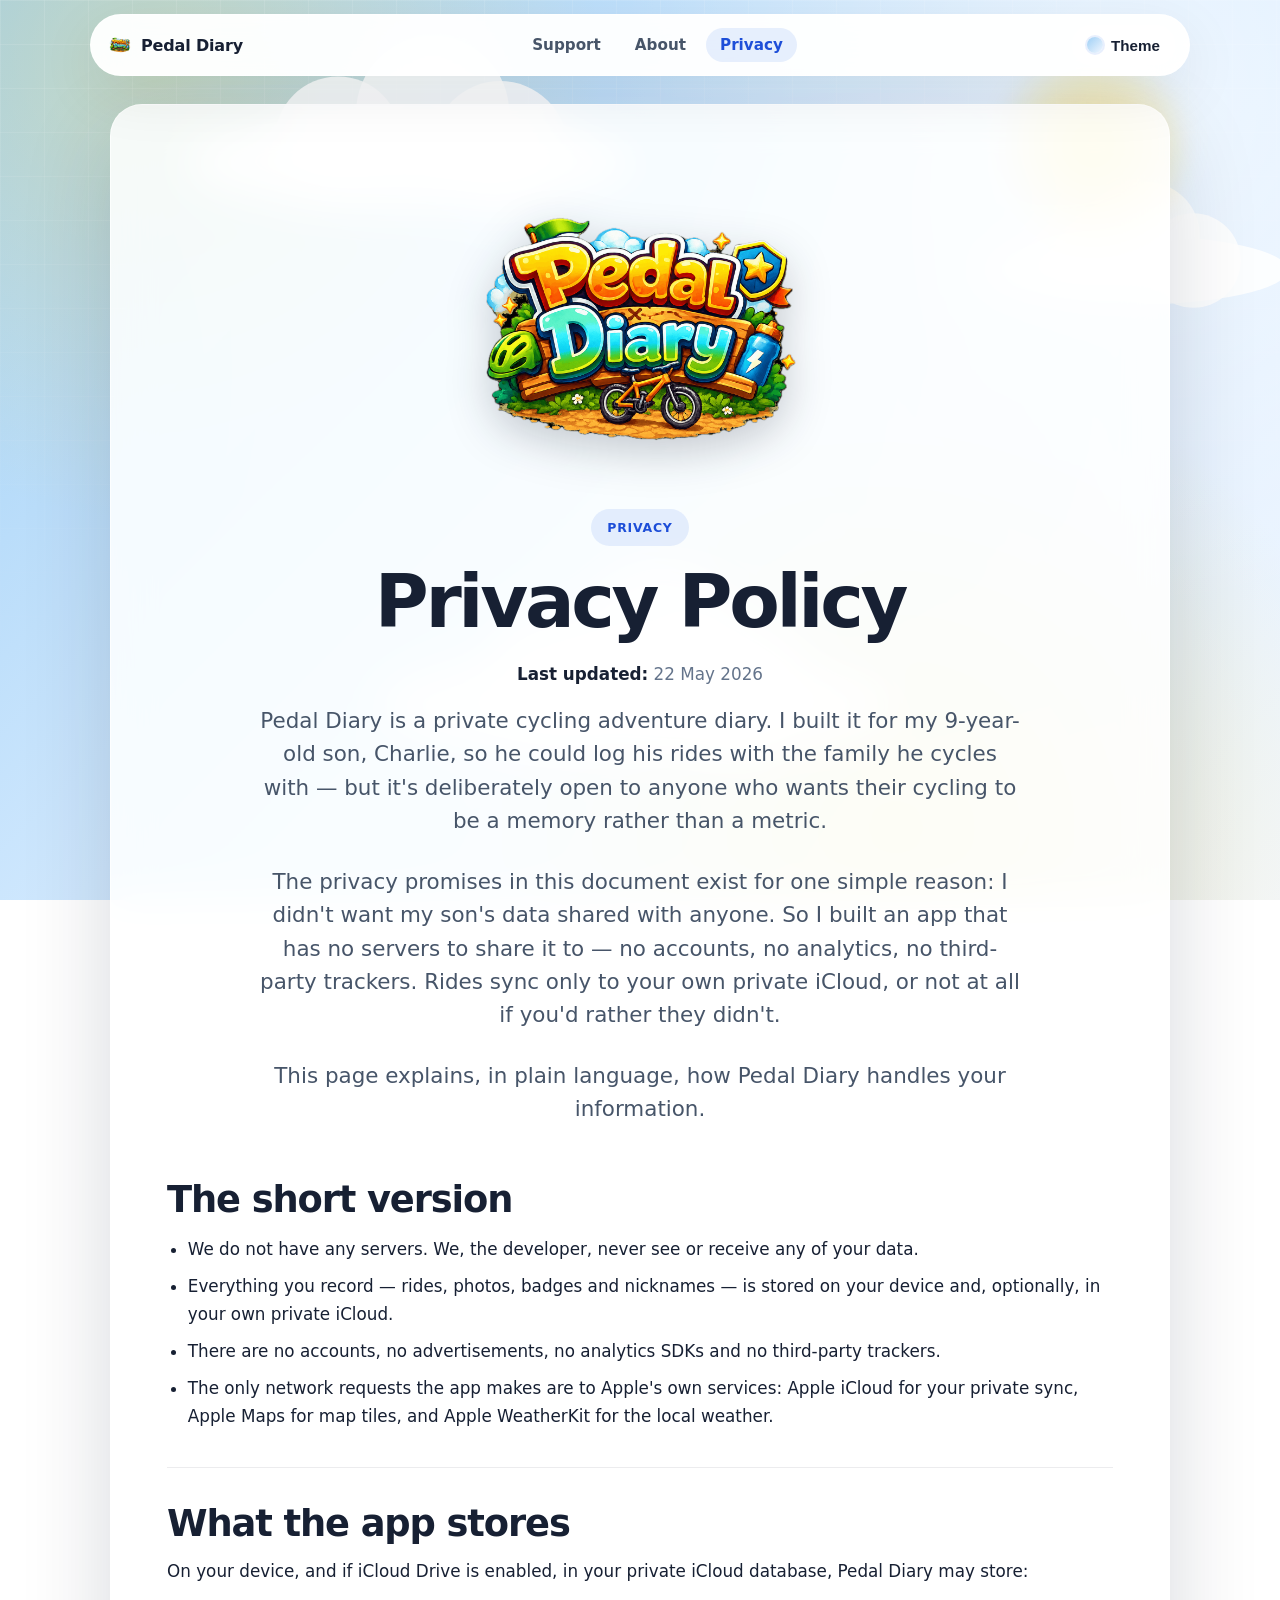
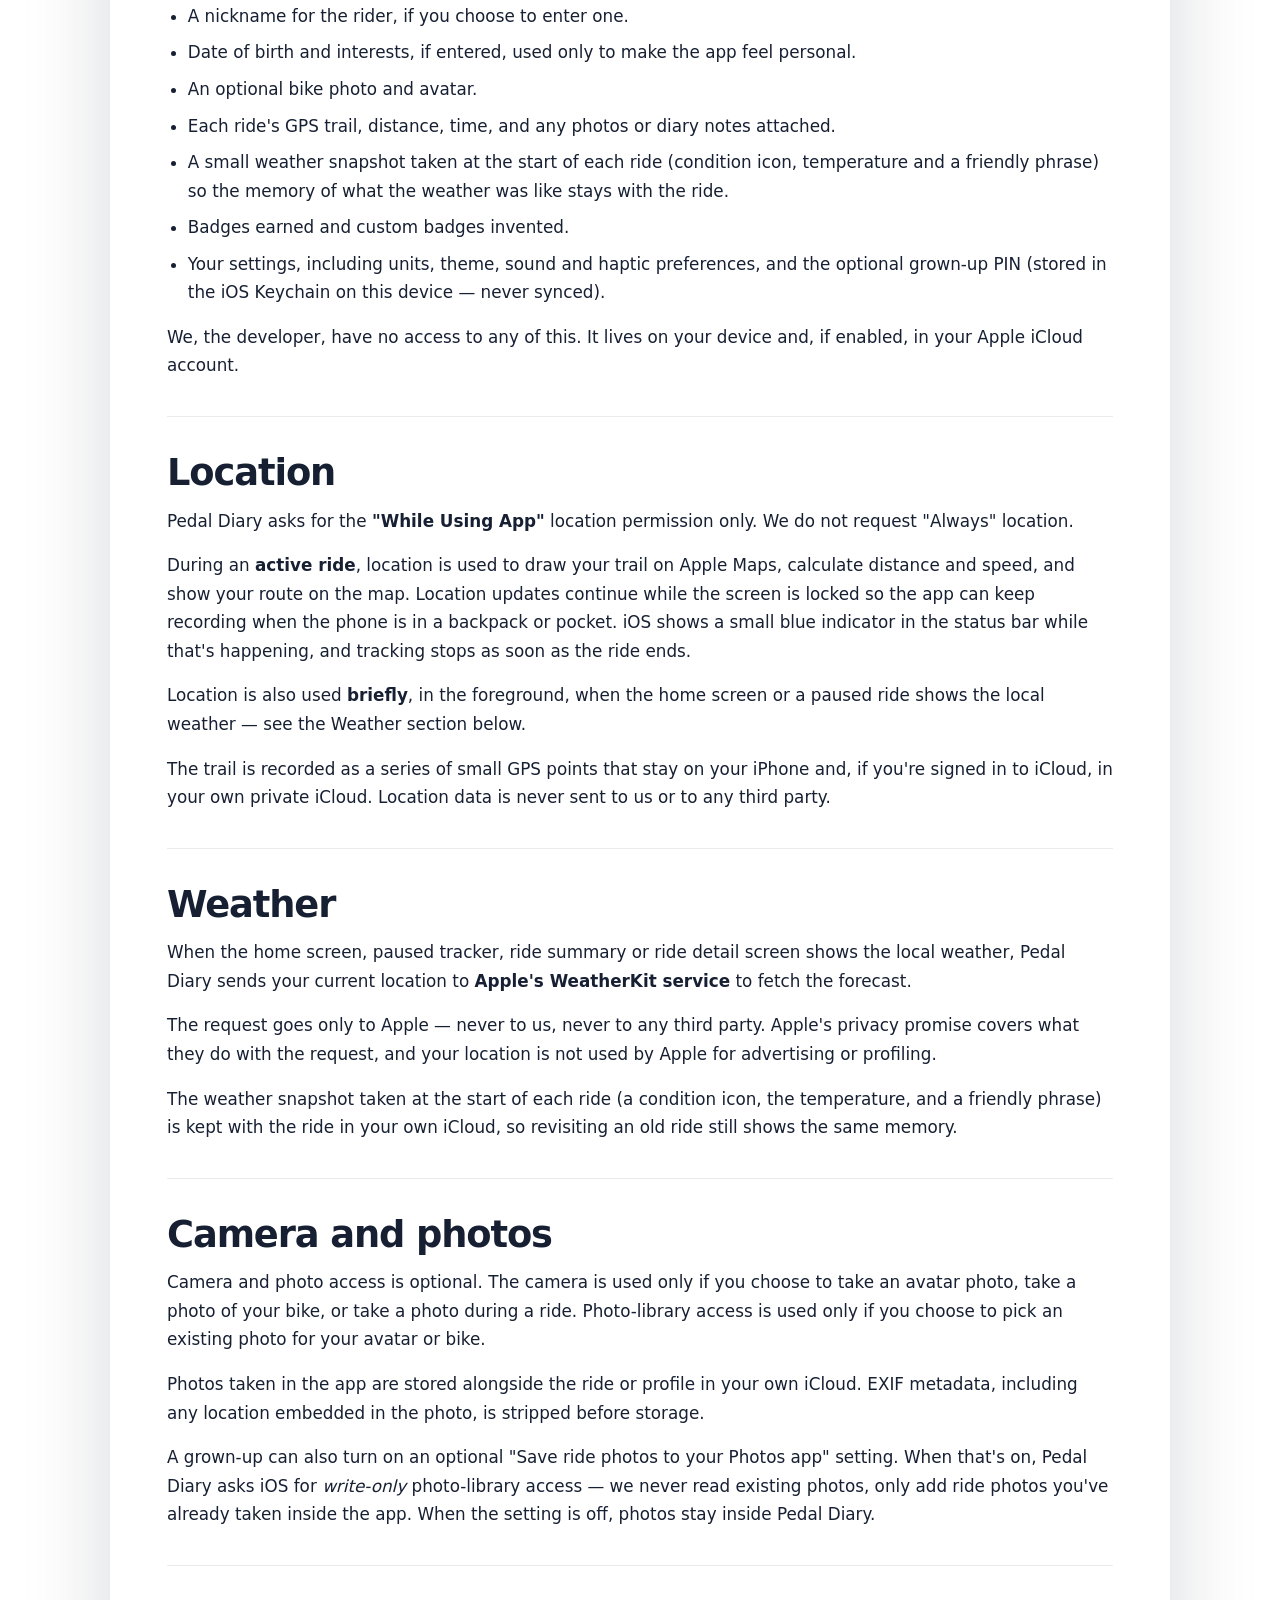
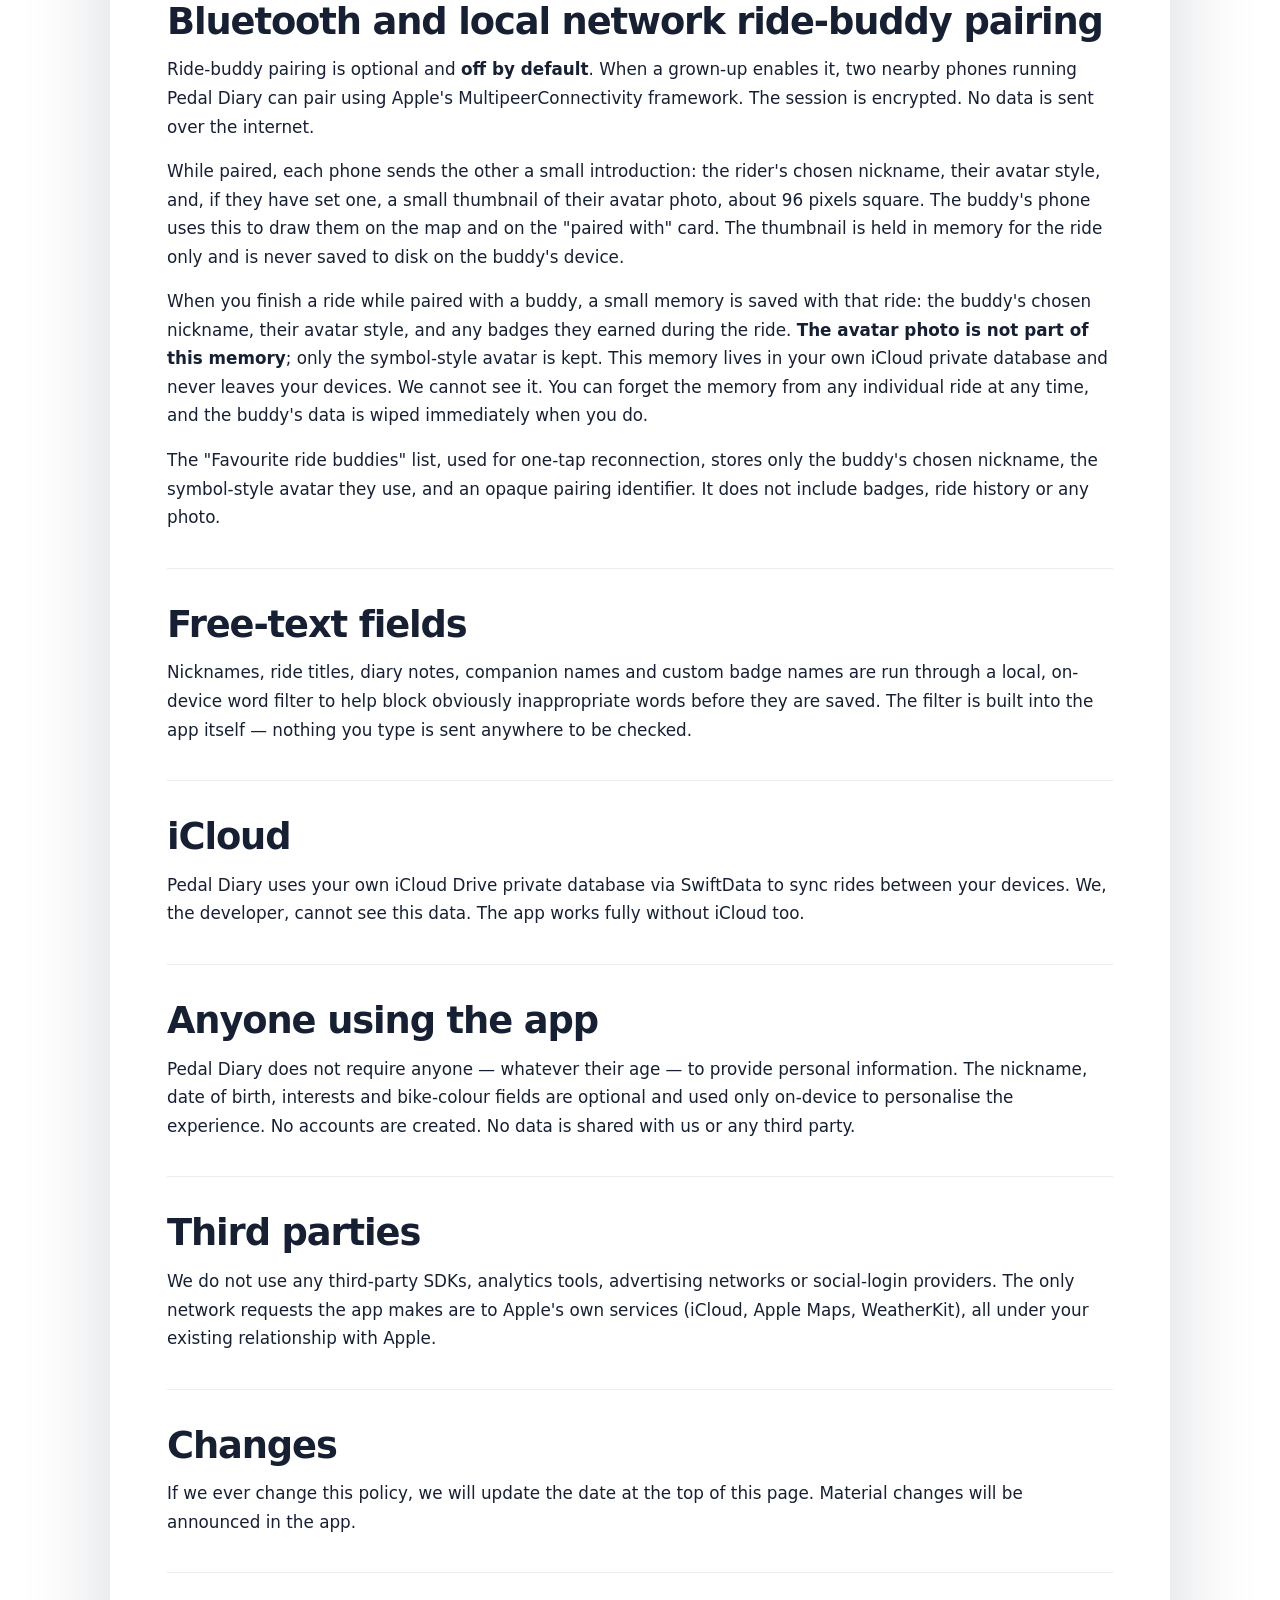
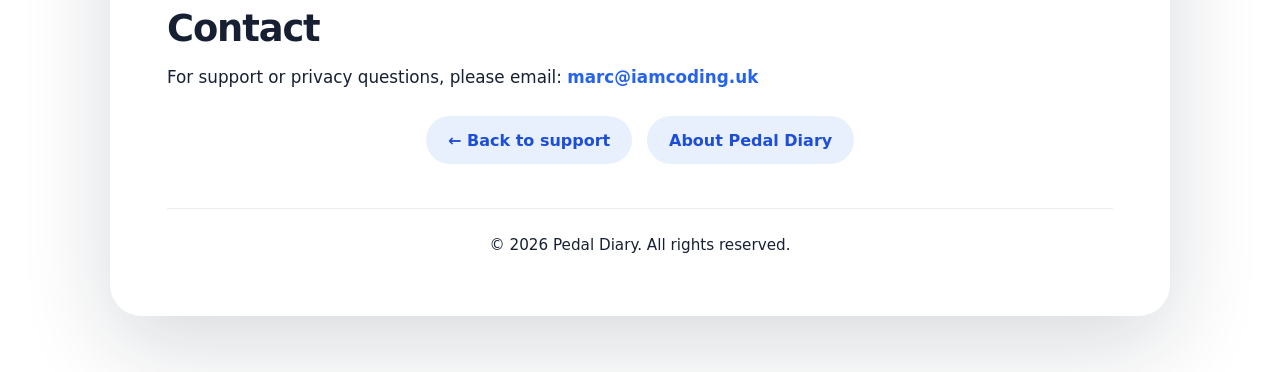
<file: privacy.html>
<!doctype html>
<html lang="en-GB">
<head>
  <meta charset="utf-8" />
  <meta name="viewport" content="width=device-width, initial-scale=1" />

  <title>Pedal Diary — Privacy Policy</title>
  <meta name="description" content="Privacy policy for Pedal Diary, a private cycling adventure diary." />

  <meta property="og:type" content="website" />
  <meta property="og:title" content="Pedal Diary — Privacy Policy" />
  <meta property="og:description" content="How Pedal Diary handles your information. No accounts, no analytics, no third-party tracking." />
  <meta property="og:image" content="https://pedaldiary.iamcoding.uk/PQTitle.png" />
  <meta name="twitter:card" content="summary_large_image" />

  <link rel="stylesheet" href="styles.css" />
  <link rel="icon" href="/favicon.ico" sizes="any" />
  <link rel="icon" type="image/png" sizes="32x32" href="/favicon-32x32.png" />
  <link rel="icon" type="image/png" sizes="16x16" href="/favicon-16x16.png" />
  <link rel="apple-touch-icon" sizes="180x180" href="/apple-touch-icon.png" />
  <link rel="manifest" href="/manifest.webmanifest" />
  <meta name="theme-color" content="#2563eb" />

  <script>
    (function () {
      try {
        var t = localStorage.getItem("pedalquest-theme");
        if (!t) {
          t =
            window.matchMedia &&
            window.matchMedia("(prefers-color-scheme: dark)").matches
              ? "space"
              : "sky";
        }
        document.documentElement.setAttribute("data-theme", t);
      } catch (e) {}
    })();
  </script>
</head>

<body data-theme="sky">
  <div class="theme-decor" aria-hidden="true"></div>

  <header class="site-bar" role="banner">
    <a class="site-mark" href="index.html" aria-label="Pedal Diary home">Pedal Diary</a>
    <nav aria-label="Primary">
      <a href="index.html">Support</a>
      <a href="marketing.html">About</a>
      <a href="privacy.html">Privacy</a>
    </nav>
    <div class="theme-picker" data-theme-picker></div>
  </header>

  <main class="page-shell">
    <article class="content-card">

      <header class="policy-header reveal">
        <img
          class="title-logo small"
          src="PQTitle.png"
          alt="Pedal Diary"
          width="1254"
          height="1254"
        />

        <p class="eyebrow">Privacy</p>

        <h1>Privacy Policy</h1>

        <p class="updated">
          <strong>Last updated:</strong> 22 May 2026
        </p>

        <p class="intro">
          Pedal Diary is a private cycling adventure diary. I built it for my 9-year-old son,
          Charlie, so he could log his rides with the family he cycles with — but it's deliberately
          open to anyone who wants their cycling to be a memory rather than a metric.
        </p>
        <p class="intro">
          The privacy promises in this document exist for one simple reason: I didn't want my son's
          data shared with anyone. So I built an app that has no servers to share it to — no
          accounts, no analytics, no third-party trackers. Rides sync only to your own private
          iCloud, or not at all if you'd rather they didn't.
        </p>
        <p class="intro">
          This page explains, in plain language, how Pedal Diary handles your information.
        </p>
      </header>

      <section class="reveal">
        <h2>The short version</h2>
        <ul>
          <li>We do not have any servers. We, the developer, never see or receive any of your data.</li>
          <li>Everything you record — rides, photos, badges and nicknames — is stored on your device and, optionally, in your own private iCloud.</li>
          <li>There are no accounts, no advertisements, no analytics SDKs and no third-party trackers.</li>
          <li>The only network requests the app makes are to Apple's own services: Apple iCloud for your private sync, Apple Maps for map tiles, and Apple WeatherKit for the local weather.</li>
        </ul>
      </section>

      <section class="reveal">
        <h2>What the app stores</h2>
        <p>
          On your device, and if iCloud Drive is enabled, in your private iCloud database, Pedal Diary may store:
        </p>

        <ul>
          <li>A nickname for the rider, if you choose to enter one.</li>
          <li>Date of birth and interests, if entered, used only to make the app feel personal.</li>
          <li>An optional bike photo and avatar.</li>
          <li>Each ride's GPS trail, distance, time, and any photos or diary notes attached.</li>
          <li>A small weather snapshot taken at the start of each ride (condition icon, temperature and a friendly phrase) so the memory of what the weather was like stays with the ride.</li>
          <li>Badges earned and custom badges invented.</li>
          <li>Your settings, including units, theme, sound and haptic preferences, and the optional grown-up PIN (stored in the iOS Keychain on this device — never synced).</li>
        </ul>

        <p>
          We, the developer, have no access to any of this. It lives on your device and, if enabled,
          in your Apple iCloud account.
        </p>
      </section>

      <section class="reveal">
        <h2>Location</h2>
        <p>
          Pedal Diary asks for the <strong>"While Using App"</strong> location permission only.
          We do not request "Always" location.
        </p>

        <p>
          During an <strong>active ride</strong>, location is used to draw your trail on Apple Maps, calculate distance and speed, and show your route on the map. Location updates continue while the screen is locked so the app can keep recording when the phone is in a backpack or pocket. iOS shows a small blue indicator in the status bar while that's happening, and tracking stops as soon as the ride ends.
        </p>

        <p>
          Location is also used <strong>briefly</strong>, in the foreground, when the home screen or a paused ride shows the local weather — see the Weather section below.
        </p>

        <p>
          The trail is recorded as a series of small GPS points that stay on your iPhone and, if you're signed in to iCloud, in your own private iCloud. Location data is never sent to us or to any third party.
        </p>
      </section>

      <section class="reveal">
        <h2>Weather</h2>
        <p>
          When the home screen, paused tracker, ride summary or ride detail screen shows the local weather, Pedal Diary sends your current location to <strong>Apple's WeatherKit service</strong> to fetch the forecast.
        </p>

        <p>
          The request goes only to Apple — never to us, never to any third party. Apple's privacy promise covers what they do with the request, and your location is not used by Apple for advertising or profiling.
        </p>

        <p>
          The weather snapshot taken at the start of each ride (a condition icon, the temperature, and a friendly phrase) is kept with the ride in your own iCloud, so revisiting an old ride still shows the same memory.
        </p>
      </section>

      <section class="reveal">
        <h2>Camera and photos</h2>
        <p>
          Camera and photo access is optional. The camera is used only if you choose to take an avatar photo, take a photo of your bike, or take a photo during a ride. Photo-library access is used only if you choose to pick an existing photo for your avatar or bike.
        </p>

        <p>
          Photos taken in the app are stored alongside the ride or profile in your own iCloud. EXIF metadata, including any location embedded in the photo, is stripped before storage.
        </p>

        <p>
          A grown-up can also turn on an optional "Save ride photos to your Photos app" setting. When that's on, Pedal Diary asks iOS for <em>write-only</em> photo-library access — we never read existing photos, only add ride photos you've already taken inside the app. When the setting is off, photos stay inside Pedal Diary.
        </p>
      </section>

      <section class="reveal">
        <h2>Bluetooth and local network ride-buddy pairing</h2>
        <p>
          Ride-buddy pairing is optional and <strong>off by default</strong>. When a grown-up enables it,
          two nearby phones running Pedal Diary can pair using Apple's MultipeerConnectivity framework.
          The session is encrypted. No data is sent over the internet.
        </p>

        <p>
          While paired, each phone sends the other a small introduction: the rider's chosen nickname,
          their avatar style, and, if they have set one, a small thumbnail of their avatar photo,
          about 96 pixels square. The buddy's phone uses this to draw them on the map and on the
          "paired with" card. The thumbnail is held in memory for the ride only and is never saved
          to disk on the buddy's device.
        </p>

        <p>
          When you finish a ride while paired with a buddy, a small memory is saved with that ride:
          the buddy's chosen nickname, their avatar style, and any badges they earned during the ride.
          <strong>The avatar photo is not part of this memory</strong>; only the symbol-style avatar is kept.
          This memory lives in your own iCloud private database and never leaves your devices. We cannot see it.
          You can forget the memory from any individual ride at any time, and the buddy's data is wiped
          immediately when you do.
        </p>

        <p>
          The "Favourite ride buddies" list, used for one-tap reconnection, stores only the buddy's chosen nickname,
          the symbol-style avatar they use, and an opaque pairing identifier. It does not include badges,
          ride history or any photo.
        </p>
      </section>

      <section class="reveal">
        <h2>Free-text fields</h2>
        <p>
          Nicknames, ride titles, diary notes, companion names and custom badge names are run through a
          local, on-device word filter to help block obviously inappropriate words before they are saved.
          The filter is built into the app itself — nothing you type is sent anywhere to be checked.
        </p>
      </section>

      <section class="reveal">
        <h2>iCloud</h2>
        <p>
          Pedal Diary uses your own iCloud Drive private database via SwiftData to sync rides between your devices.
          We, the developer, cannot see this data. The app works fully without iCloud too.
        </p>
      </section>

      <section class="reveal">
        <h2>Anyone using the app</h2>
        <p>
          Pedal Diary does not require anyone — whatever their age — to provide personal information.
          The nickname, date of birth, interests and bike-colour fields are optional and used only on-device
          to personalise the experience. No accounts are created. No data is shared with us or any third party.
        </p>
      </section>

      <section class="reveal">
        <h2>Third parties</h2>
        <p>
          We do not use any third-party SDKs, analytics tools, advertising networks or social-login providers.
          The only network requests the app makes are to Apple's own services (iCloud, Apple Maps, WeatherKit),
          all under your existing relationship with Apple.
        </p>
      </section>

      <section class="reveal">
        <h2>Changes</h2>
        <p>
          If we ever change this policy, we will update the date at the top of this page.
          Material changes will be announced in the app.
        </p>
      </section>

      <section class="reveal">
        <h2>Contact</h2>
        <p>
          For support or privacy questions, please email:
          <a href="mailto:marc@iamcoding.uk">marc@iamcoding.uk</a>
        </p>

        <div class="link-grid">
          <a class="button secondary" href="index.html">← Back to support</a>
          <a class="button secondary" href="marketing.html">About Pedal Diary</a>
        </div>
      </section>

      <footer>
        <p>
          © 2026 Pedal Diary. All rights reserved.
        </p>
      </footer>
    </article>
  </main>

  <script src="app.js" defer></script>
</body>
</html>
</file>
<file: styles.css>
/*
  Pedal Diary — support, marketing and privacy site

  Themes mirror the in-app BackgroundTheme palette and motifs defined in
    PedalQuest/Models/BackgroundTheme.swift
    PedalQuest/Views/Themes/ThemedBackground.swift

  Each theme picks up its gradient via --bg-start/--bg-mid/--bg-end and its
  motif colour via --motif. The motif itself lives in .theme-decor::before
  and ::after as SVG data URIs.
*/

/* -------------------------------------------------------------
   1. Theme tokens — defaults are Sky (the in-app default).
------------------------------------------------------------- */

:root {
  color-scheme: light;

  /* Sky gradient — matches gradientColours[.sky] in BackgroundTheme.swift */
  --bg-start: #9ecff5;
  --bg-mid: #d6ebff;
  --bg-end: #f2f7ff;
  --decor-1: rgba(255, 255, 255, 0.55);
  --decor-2: rgba(255, 222, 89, 0.32);
  --motif: #ffffff;

  --ink: #172033;
  --ink-soft: #475569;
  --ink-muted: #64748b;
  --ink-on-accent: #ffffff;

  --card: rgba(255, 255, 255, 0.86);
  --card-strong: rgba(255, 255, 255, 0.96);
  --card-border: rgba(255, 255, 255, 0.7);
  --grid-line: rgba(255, 255, 255, 0.28);

  --accent: #2563eb;
  --accent-strong: #1d4ed8;
  --accent-soft: rgba(37, 99, 235, 0.1);
  --accent-ring: rgba(37, 99, 235, 0.36);
  --accent-hover: rgba(37, 99, 235, 0.18);
  --success: #16a34a;
  --success-strong: #15803d;
  --highlight: #facc15;

  --shadow-sharp: 0 28px 90px rgba(15, 23, 42, 0.16);
  --shadow-soft: 0 18px 60px rgba(15, 23, 42, 0.08);
  --shadow-button: 0 14px 32px rgba(37, 99, 235, 0.28);

  --radius-card: 32px;
  --radius-inner: 24px;
  --radius-button: 999px;

  --divider: rgba(15, 23, 42, 0.08);
}

body[data-theme="sunset"] {
  --bg-start: #ffb580;
  --bg-mid: #fc828d;
  --bg-end: #a673b8;
  --decor-1: rgba(255, 234, 199, 0.5);
  --decor-2: rgba(252, 130, 141, 0.32);
  --motif: #ffeac7;
  --accent: #b91c1c;
  --accent-strong: #7f1d1d;
  --accent-soft: rgba(185, 28, 28, 0.14);
  --accent-ring: rgba(185, 28, 28, 0.4);
  --accent-hover: rgba(185, 28, 28, 0.22);
  --shadow-button: 0 14px 32px rgba(185, 28, 28, 0.34);
}

body[data-theme="forest"] {
  --bg-start: #c7edc7;
  --bg-mid: #7dbd7d;
  --bg-end: #599e73;
  --decor-1: rgba(240, 199, 107, 0.32);
  --decor-2: rgba(26, 82, 48, 0.26);
  --motif: #f0c76b;
  --accent: #15803d;
  --accent-strong: #14532d;
  --accent-soft: rgba(21, 128, 61, 0.1);
  --accent-ring: rgba(21, 128, 61, 0.36);
  --accent-hover: rgba(21, 128, 61, 0.18);
  --shadow-button: 0 14px 32px rgba(21, 128, 61, 0.3);
}

/* Underwater is a dark theme — matches prefersDarkText == false. */
body[data-theme="underwater"] {
  color-scheme: dark;
  --bg-start: #2166a8;
  --bg-mid: #1a528c;
  --bg-end: #0d4580;
  --decor-1: rgba(255, 255, 255, 0.16);
  --decor-2: rgba(125, 211, 252, 0.22);
  --motif: rgba(255, 255, 255, 0.85);
  --ink: #f8fafc;
  --ink-soft: #cbd5e1;
  --ink-muted: #94a3b8;
  /* This theme's accent is pale cyan, so any label sitting ON the accent
     (primary buttons, the selected FAQ chip) needs a dark navy, not white. */
  --ink-on-accent: #124f8d;
  --card: rgba(13, 69, 128, 0.7);
  --card-strong: rgba(13, 69, 128, 0.92);
  --card-border: rgba(255, 255, 255, 0.22);
  --grid-line: rgba(255, 255, 255, 0.07);
  --accent: #67e8f9;
  --accent-strong: #a5f3fc;
  --accent-soft: rgba(103, 232, 249, 0.18);
  --accent-ring: rgba(103, 232, 249, 0.5);
  --accent-hover: rgba(103, 232, 249, 0.28);
  --divider: rgba(255, 255, 255, 0.12);
  --shadow-sharp: 0 28px 90px rgba(0, 0, 0, 0.4);
  --shadow-soft: 0 18px 60px rgba(0, 0, 0, 0.3);
  --shadow-button: 0 14px 32px rgba(103, 232, 249, 0.36);
}

body[data-theme="dinosaur"] {
  --bg-start: #f0d68c;
  --bg-mid: #b0c96e;
  --bg-end: #739e57;
  --decor-1: rgba(92, 140, 70, 0.32);
  --decor-2: rgba(146, 64, 14, 0.18);
  --motif: #5c8c45;
  --accent: #4d7c0f;
  --accent-strong: #365314;
  --accent-soft: rgba(77, 124, 15, 0.12);
  --accent-ring: rgba(77, 124, 15, 0.36);
  --accent-hover: rgba(77, 124, 15, 0.18);
  --shadow-button: 0 14px 32px rgba(77, 124, 15, 0.3);
}

/* Space — dark theme, matches prefersDarkText == false. */
body[data-theme="space"] {
  color-scheme: dark;
  --bg-start: #0f0d2e;
  --bg-mid: #241a5c;
  --bg-end: #522e8c;
  --decor-1: rgba(167, 139, 250, 0.34);
  --decor-2: rgba(255, 247, 217, 0.28);
  --motif: #fff7d9;
  --ink: #f8fafc;
  --ink-soft: #cbd5e1;
  --ink-muted: #94a3b8;
  --accent: #a78bfa;
  --accent-strong: #c4b5fd;
  --accent-soft: rgba(167, 139, 250, 0.18);
  --accent-ring: rgba(167, 139, 250, 0.55);
  --accent-hover: rgba(167, 139, 250, 0.28);
  --card: rgba(30, 27, 75, 0.7);
  --card-strong: rgba(30, 27, 75, 0.92);
  --card-border: rgba(167, 139, 250, 0.28);
  --grid-line: rgba(255, 255, 255, 0.06);
  --divider: rgba(255, 255, 255, 0.12);
  --shadow-sharp: 0 28px 90px rgba(0, 0, 0, 0.5);
  --shadow-soft: 0 18px 60px rgba(0, 0, 0, 0.4);
  --shadow-button: 0 14px 32px rgba(167, 139, 250, 0.36);
}

body[data-theme="racing"] {
  --bg-start: #99ccff;
  --bg-mid: #ebf2ff;
  --bg-end: #8c99a6;
  --decor-1: rgba(51, 51, 56, 0.18);
  --decor-2: rgba(51, 51, 56, 0.1);
  --motif: #333338;
  --accent: #b91c1c;
  --accent-strong: #7f1d1d;
  --accent-soft: rgba(185, 28, 28, 0.12);
  --accent-ring: rgba(185, 28, 28, 0.4);
  --accent-hover: rgba(185, 28, 28, 0.18);
  --shadow-button: 0 14px 32px rgba(185, 28, 28, 0.32);
}

/* -------------------------------------------------------------
   2. Reset, base and theme-decor container
------------------------------------------------------------- */

*,
*::before,
*::after {
  box-sizing: border-box;
}

html {
  min-height: 100%;
  -webkit-font-smoothing: antialiased;
  -moz-osx-font-smoothing: grayscale;
  text-rendering: optimizeLegibility;
}

body {
  margin: 0;
  min-height: 100svh;
  font-family: ui-rounded, "SF Pro Rounded", system-ui, -apple-system,
    BlinkMacSystemFont, "Segoe UI", "Avenir Next", sans-serif;
  color: var(--ink);
  background:
    radial-gradient(circle at 12% 8%, var(--decor-2), transparent 28rem),
    radial-gradient(circle at 88% 12%, var(--decor-1), transparent 32rem),
    radial-gradient(circle at 70% 92%, var(--decor-2), transparent 30rem),
    linear-gradient(135deg, var(--bg-start), var(--bg-mid), var(--bg-end));
  background-attachment: fixed;
  transition:
    background 0.45s ease,
    color 0.3s ease;
  overflow-x: hidden;
}

body::before {
  content: "";
  position: fixed;
  inset: 0;
  pointer-events: none;
  background-image:
    linear-gradient(var(--grid-line) 1px, transparent 1px),
    linear-gradient(90deg, var(--grid-line) 1px, transparent 1px);
  background-size: 44px 44px;
  -webkit-mask-image: linear-gradient(to bottom, rgba(0, 0, 0, 0.42), transparent 80%);
  mask-image: linear-gradient(to bottom, rgba(0, 0, 0, 0.42), transparent 80%);
  z-index: 0;
  transition: background-image 0.45s ease;
}

.theme-decor {
  position: fixed;
  inset: 0;
  pointer-events: none;
  z-index: 0;
  overflow: hidden;
}

/* -------------------------------------------------------------
   3. Per-theme motif decorations
   Each theme's .theme-decor::before holds the primary motif layer.
   ::after holds an animated or secondary layer when needed.

   All SVGs are inline data URIs so the whole site stays in one CSS
   file. URL-encoded `#` as `%23` and `&` as `%26`. Quotes inside SVG
   attributes are single quotes so the outer url("…") wrapping is
   unaffected.
------------------------------------------------------------- */

/* ---- Sky: drifting clouds + pulsing sun ---- */

body[data-theme="sky"] .theme-decor::before,
body:not([data-theme]) .theme-decor::before {
  content: "";
  position: absolute;
  inset: 0;
  background-image: url("data:image/svg+xml;utf8,<svg xmlns='http://www.w3.org/2000/svg' viewBox='0 0 1000 600' preserveAspectRatio='xMidYMid slice'><defs><g id='c'><ellipse cx='0' cy='0' rx='100' ry='22' fill='white' opacity='0.85'/><circle cx='-32' cy='-10' r='28' fill='white' opacity='0.85'/><circle cx='10' cy='-22' r='34' fill='white' opacity='0.85'/><circle cx='40' cy='-6' r='30' fill='white' opacity='0.85'/></g></defs><use href='%23c' transform='translate(300 108) scale(1.5)'/><use href='%23c' transform='translate(780 180) scale(1.05)'/><use href='%23c' transform='translate(450 470) scale(1.7)'/></svg>");
  background-repeat: no-repeat;
  background-size: 110% 100%;
  background-position: -5% 0;
  filter: blur(0.6px);
  animation: cloud-drift 40s ease-in-out infinite;
}

body[data-theme="sky"] .theme-decor::after,
body:not([data-theme]) .theme-decor::after {
  content: "";
  position: absolute;
  top: 4%;
  right: 6%;
  width: clamp(120px, 18vw, 220px);
  aspect-ratio: 1;
  background:
    radial-gradient(circle, rgba(255, 222, 89, 0.55) 0%, rgba(255, 222, 89, 0.32) 38%, transparent 65%);
  filter: blur(10px);
  animation: sun-pulse 4.5s ease-in-out infinite;
}

/* ---- Sunset: soft sun + dark purple hills ---- */

body[data-theme="sunset"] .theme-decor::before {
  content: "";
  position: absolute;
  inset: 0;
  background-image: url("data:image/svg+xml;utf8,<svg xmlns='http://www.w3.org/2000/svg' viewBox='0 0 1000 600' preserveAspectRatio='xMidYMid slice'><circle cx='500' cy='372' r='180' fill='%23ffeac7' opacity='0.85'/><path d='M 0 480 C 150 408, 350 400, 500 432 C 700 466, 850 408, 1000 480 L 1000 600 L 0 600 Z' fill='%23522e66' opacity='0.85'/></svg>");
  background-repeat: no-repeat;
  background-size: 100% 100%;
}

/* ---- Forest: pine trees + falling leaves ---- */

body[data-theme="forest"] .theme-decor::before {
  content: "";
  position: absolute;
  inset: 0;
  background-image: url("data:image/svg+xml;utf8,<svg xmlns='http://www.w3.org/2000/svg' viewBox='0 0 1000 600' preserveAspectRatio='xMidYMax slice'><defs><g id='t'><path d='M 0 -100 L 22 -68 L 10 -68 L 36 -34 L 16 -34 L 50 0 L -50 0 L -16 -34 L -36 -34 L -10 -68 L -22 -68 Z' fill='%231a5230' opacity='0.82'/></g></defs><use href='%23t' transform='translate(80 600) scale(2.6)'/><use href='%23t' transform='translate(280 600) scale(3.1)'/><use href='%23t' transform='translate(500 600) scale(2.4)'/><use href='%23t' transform='translate(720 600) scale(3.0)'/><use href='%23t' transform='translate(920 600) scale(2.6)'/></svg>");
  background-repeat: no-repeat;
  background-size: 100% auto;
  background-position: center bottom;
}

body[data-theme="forest"] .theme-decor::after {
  content: "";
  position: absolute;
  inset: 0;
  background-image: url("data:image/svg+xml;utf8,<svg xmlns='http://www.w3.org/2000/svg' viewBox='0 0 1000 600'><g fill='%23f0c76b' opacity='0.7'><circle cx='120' cy='100' r='7'/><circle cx='220' cy='280' r='7'/><circle cx='350' cy='60' r='7'/><circle cx='460' cy='340' r='7'/><circle cx='580' cy='180' r='7'/><circle cx='680' cy='420' r='7'/><circle cx='820' cy='240' r='7'/><circle cx='920' cy='330' r='7'/></g></svg>");
  background-repeat: repeat-y;
  background-size: 100% 100vh;
  animation: leaf-fall 22s linear infinite;
}

/* ---- Underwater: gentle waves + rising bubble outlines ---- */

body[data-theme="underwater"] .theme-decor::before {
  content: "";
  position: absolute;
  inset: 0;
  background-image: url("data:image/svg+xml;utf8,<svg xmlns='http://www.w3.org/2000/svg' viewBox='0 0 1000 600' preserveAspectRatio='xMidYMid slice'><path d='M 0 180 Q 125 144 250 180 T 500 180 T 750 180 T 1000 180' stroke='white' stroke-width='2' fill='none' opacity='0.35'/><path d='M 0 330 Q 125 302 250 330 T 500 330 T 750 330 T 1000 330' stroke='white' stroke-width='1.5' fill='none' opacity='0.25'/></svg>");
  background-repeat: no-repeat;
  background-size: 100% 100%;
}

body[data-theme="underwater"] .theme-decor::after {
  content: "";
  position: absolute;
  inset: 0;
  background-image: url("data:image/svg+xml;utf8,<svg xmlns='http://www.w3.org/2000/svg' viewBox='0 0 1000 600'><g stroke='white' stroke-width='1.4' fill='none' opacity='0.55'><circle cx='80' cy='90' r='6'/><circle cx='220' cy='240' r='9'/><circle cx='350' cy='372' r='4'/><circle cx='180' cy='470' r='11'/><circle cx='520' cy='150' r='7'/><circle cx='660' cy='270' r='14'/><circle cx='780' cy='410' r='5'/><circle cx='910' cy='216' r='8'/><circle cx='120' cy='510' r='10'/><circle cx='420' cy='440' r='6'/><circle cx='600' cy='550' r='12'/><circle cx='740' cy='500' r='5'/><circle cx='860' cy='480' r='7'/><circle cx='300' cy='560' r='9'/></g></svg>");
  background-repeat: repeat-y;
  background-size: 100% 100vh;
  animation: bubble-rise 18s linear infinite;
}

/* ---- Dinosaur: palms + footprints + bobbing lizard ---- */

body[data-theme="dinosaur"] .theme-decor::before {
  content: "";
  position: absolute;
  inset: 0;
  background-image: url("data:image/svg+xml;utf8,<svg xmlns='http://www.w3.org/2000/svg' viewBox='0 0 1000 600' preserveAspectRatio='xMidYMax slice'><defs><g id='p'><path d='M 0 0 Q 0 -60 5 -130' stroke='%23734d2e' stroke-width='6' fill='none' opacity='0.62'/><g transform='translate(5 -130)'><ellipse rx='34' ry='7' fill='%235c8c45' opacity='0.85' transform='rotate(-70)'/><ellipse rx='34' ry='7' fill='%235c8c45' opacity='0.85' transform='rotate(-35)'/><ellipse rx='34' ry='7' fill='%235c8c45' opacity='0.85' transform='rotate(0)'/><ellipse rx='34' ry='7' fill='%235c8c45' opacity='0.85' transform='rotate(35)'/><ellipse rx='34' ry='7' fill='%235c8c45' opacity='0.85' transform='rotate(70)'/></g></g><g id='f' opacity='0.2'><ellipse rx='14' ry='18' fill='%23000'/><circle cx='-9' cy='-22' r='4' fill='%23000'/><circle cx='0' cy='-24' r='4' fill='%23000'/><circle cx='9' cy='-22' r='4' fill='%23000'/></g></defs><use href='%23p' transform='translate(50 600) scale(1.95)'/><use href='%23p' transform='translate(200 600) scale(2.55)'/><use href='%23p' transform='translate(420 600) scale(1.65)'/><use href='%23p' transform='translate(600 600) scale(2.30)'/><use href='%23p' transform='translate(780 600) scale(2.10)'/><use href='%23p' transform='translate(940 600) scale(1.85)'/><use href='%23f' transform='translate(120 372) rotate(-12)'/><use href='%23f' transform='translate(350 450) rotate(18)'/><use href='%23f' transform='translate(550 330) rotate(-25)'/><use href='%23f' transform='translate(720 492) rotate(8)'/><use href='%23f' transform='translate(880 408) rotate(-6)'/><use href='%23f' transform='translate(250 528) rotate(22)'/></svg>");
  background-repeat: no-repeat;
  background-size: 100% auto;
  background-position: center bottom;
  opacity: 0.95;
}

body[data-theme="dinosaur"] .theme-decor::after {
  /* Lizard sits in the lower-left margin so the content cards' backdrop-filter
     does not blur it. Bigger opacity and a smaller, sharper shadow for clarity. */
  content: "";
  position: absolute;
  bottom: 8%;
  left: 1%;
  width: 30%;
  max-width: 380px;
  aspect-ratio: 2 / 1;
  background-image: url("data:image/svg+xml;utf8,<svg xmlns='http://www.w3.org/2000/svg' viewBox='0 0 200 100'><g><ellipse cx='100' cy='55' rx='52' ry='16' fill='%234c8c4c' opacity='0.94'/><ellipse cx='45' cy='45' rx='18' ry='12' fill='%234c8c4c' opacity='0.94'/><circle cx='40' cy='42' r='2.4' fill='%23000' opacity='0.95'/><path d='M 150 55 Q 175 50 190 35 Q 195 30 188 30 Q 175 38 148 53 Z' fill='%234c8c4c' opacity='0.94'/><path d='M 75 65 L 70 82 L 82 82 L 85 67 Z' fill='%232e6133' opacity='0.96'/><path d='M 125 68 L 120 85 L 132 85 L 135 70 Z' fill='%232e6133' opacity='0.96'/></g></svg>");
  background-repeat: no-repeat;
  background-position: center;
  background-size: contain;
  animation: dino-bob 3.6s ease-in-out infinite;
  filter: drop-shadow(0 6px 8px rgba(0, 0, 0, 0.22));
}

/* ---- Space: twinkling stars + glowing planet + Saturn ---- */

body[data-theme="space"] .theme-decor::before {
  content: "";
  position: absolute;
  inset: 0;
  background-image: url("data:image/svg+xml;utf8,<svg xmlns='http://www.w3.org/2000/svg' viewBox='0 0 1000 600' preserveAspectRatio='xMidYMid slice'><g fill='%23fff7d9'><circle cx='50' cy='36' r='3' opacity='0.9'/><circle cx='120' cy='84' r='5' opacity='0.6'/><circle cx='220' cy='120' r='2' opacity='0.7'/><circle cx='300' cy='48' r='4' opacity='0.5'/><circle cx='400' cy='96' r='6' opacity='0.95'/><circle cx='480' cy='60' r='2' opacity='0.45'/><circle cx='550' cy='132' r='3' opacity='0.8'/><circle cx='620' cy='180' r='5' opacity='0.55'/><circle cx='700' cy='72' r='3' opacity='0.85'/><circle cx='780' cy='108' r='7' opacity='0.7'/><circle cx='860' cy='156' r='3' opacity='0.9'/><circle cx='920' cy='204' r='5' opacity='0.6'/><circle cx='100' cy='252' r='2' opacity='0.7'/><circle cx='250' cy='300' r='4' opacity='0.5'/><circle cx='340' cy='348' r='6' opacity='0.95'/><circle cx='450' cy='396' r='2' opacity='0.45'/><circle cx='520' cy='444' r='3' opacity='0.8'/><circle cx='580' cy='492' r='5' opacity='0.55'/><circle cx='660' cy='540' r='3' opacity='0.85'/><circle cx='740' cy='564' r='7' opacity='0.7'/><circle cx='800' cy='240' r='3' opacity='0.9'/><circle cx='880' cy='288' r='5' opacity='0.6'/><circle cx='950' cy='342' r='2' opacity='0.7'/><circle cx='80' cy='432' r='4' opacity='0.5'/><circle cx='180' cy='480' r='6' opacity='0.95'/><circle cx='420' cy='528' r='2' opacity='0.45'/><circle cx='500' cy='216' r='3' opacity='0.8'/><circle cx='680' cy='384' r='5' opacity='0.55'/><circle cx='760' cy='456' r='3' opacity='0.85'/><circle cx='840' cy='504' r='7' opacity='0.7'/></g></svg>");
  background-repeat: no-repeat;
  background-size: 100% 100%;
  animation: twinkle 5s ease-in-out infinite alternate;
}

body[data-theme="space"] .theme-decor::after {
  content: "";
  position: absolute;
  inset: 0;
  background-image: url("data:image/svg+xml;utf8,<svg xmlns='http://www.w3.org/2000/svg' viewBox='0 0 1000 600' preserveAspectRatio='xMidYMid slice'><g transform='translate(320 228)'><circle r='126' fill='none' stroke='%23fff7d9' stroke-width='2' opacity='0.4'/><circle r='90' fill='%23fff7d9' opacity='0.9'/></g><g transform='translate(180 468)'><ellipse rx='42' ry='6' fill='none' stroke='%23f2d98c' stroke-width='3' opacity='0.85' transform='rotate(-18)'/><circle r='25' fill='%238c5ba6'/><ellipse rx='42' ry='6' fill='none' stroke='%23f2d98c' stroke-width='3' opacity='0.55' transform='rotate(-18) translate(0 1)'/></g></svg>");
  background-repeat: no-repeat;
  background-size: 100% 100%;
  animation: planet-drift 14s ease-in-out infinite;
}

/* ---- Racing Track: two horizontal dashed bands + chequered flag ---- */

body[data-theme="racing"] .theme-decor::before {
  content: "";
  position: absolute;
  inset: 0;
  background-image: url("data:image/svg+xml;utf8,<svg xmlns='http://www.w3.org/2000/svg' viewBox='0 0 1000 600' preserveAspectRatio='none'><rect x='0' y='330' width='1000' height='60' fill='%23333338' opacity='0.7'/><g fill='%23333338' opacity='0.35'><rect x='0' y='330' width='30' height='60'/><rect x='60' y='330' width='30' height='60'/><rect x='120' y='330' width='30' height='60'/><rect x='180' y='330' width='30' height='60'/><rect x='240' y='330' width='30' height='60'/><rect x='300' y='330' width='30' height='60'/><rect x='360' y='330' width='30' height='60'/><rect x='420' y='330' width='30' height='60'/><rect x='480' y='330' width='30' height='60'/><rect x='540' y='330' width='30' height='60'/><rect x='600' y='330' width='30' height='60'/><rect x='660' y='330' width='30' height='60'/><rect x='720' y='330' width='30' height='60'/><rect x='780' y='330' width='30' height='60'/><rect x='840' y='330' width='30' height='60'/><rect x='900' y='330' width='30' height='60'/><rect x='960' y='330' width='30' height='60'/></g><rect x='0' y='420' width='1000' height='60' fill='%23333338' opacity='0.7'/><g fill='%23333338' opacity='0.35'><rect x='30' y='420' width='30' height='60'/><rect x='90' y='420' width='30' height='60'/><rect x='150' y='420' width='30' height='60'/><rect x='210' y='420' width='30' height='60'/><rect x='270' y='420' width='30' height='60'/><rect x='330' y='420' width='30' height='60'/><rect x='390' y='420' width='30' height='60'/><rect x='450' y='420' width='30' height='60'/><rect x='510' y='420' width='30' height='60'/><rect x='570' y='420' width='30' height='60'/><rect x='630' y='420' width='30' height='60'/><rect x='690' y='420' width='30' height='60'/><rect x='750' y='420' width='30' height='60'/><rect x='810' y='420' width='30' height='60'/><rect x='870' y='420' width='30' height='60'/><rect x='930' y='420' width='30' height='60'/></g></svg>");
  background-repeat: no-repeat;
  background-size: 100% 100%;
}

body[data-theme="racing"] .theme-decor::after {
  content: "";
  position: absolute;
  top: 36px;
  right: 36px;
  width: 60px;
  height: 60px;
  background-image: url("data:image/svg+xml;utf8,<svg xmlns='http://www.w3.org/2000/svg' viewBox='0 0 60 60'><g fill='%23333338' opacity='0.85'><rect x='0' y='0' width='12' height='12'/><rect x='24' y='0' width='12' height='12'/><rect x='48' y='0' width='12' height='12'/><rect x='12' y='12' width='12' height='12'/><rect x='36' y='12' width='12' height='12'/><rect x='0' y='24' width='12' height='12'/><rect x='24' y='24' width='12' height='12'/><rect x='48' y='24' width='12' height='12'/><rect x='12' y='36' width='12' height='12'/><rect x='36' y='36' width='12' height='12'/><rect x='0' y='48' width='12' height='12'/><rect x='24' y='48' width='12' height='12'/><rect x='48' y='48' width='12' height='12'/></g></svg>");
  background-repeat: no-repeat;
  background-size: contain;
  filter: drop-shadow(0 4px 8px rgba(15, 23, 42, 0.18));
}

/* -------------------------------------------------------------
   4. Typography
------------------------------------------------------------- */

h1, h2, h3, h4 {
  font-family: ui-rounded, "SF Pro Rounded", system-ui, -apple-system,
    BlinkMacSystemFont, "Segoe UI", "Avenir Next", sans-serif;
  line-height: 1.08;
  letter-spacing: -0.03em;
  color: var(--ink);
}

h1 {
  margin: 0 0 18px;
  font-size: clamp(2.4rem, 7vw, 4.6rem);
  letter-spacing: -0.045em;
}

h2 {
  margin: 0 0 14px;
  font-size: clamp(1.55rem, 3.4vw, 2.3rem);
}

h3 {
  margin: 0 0 8px;
  font-size: 1.18rem;
}

h4 {
  margin: 0 0 6px;
  font-size: 1rem;
}

p, li {
  font-size: 1.05rem;
  line-height: 1.7;
  color: var(--ink);
}

p {
  margin: 0 0 16px;
}

p:last-child {
  margin-bottom: 0;
}

a {
  color: var(--accent);
  font-weight: 800;
  text-decoration: none;
  text-underline-offset: 4px;
  transition: color 0.2s ease;
}

a:hover {
  color: var(--accent-strong);
  text-decoration: underline;
}

a:focus-visible {
  outline: 3px solid var(--accent-ring);
  outline-offset: 4px;
  border-radius: 6px;
}

strong {
  color: var(--ink);
}

.intro {
  max-width: 760px;
  margin: 0 auto 28px;
  color: var(--ink-soft);
  font-size: clamp(1.1rem, 2.4vw, 1.34rem);
  line-height: 1.55;
}

.updated {
  text-align: center;
  color: var(--ink-muted);
}

.eyebrow,
.section-kicker {
  display: inline-flex;
  width: fit-content;
  margin: 0 0 16px;
  padding: 8px 16px;
  border-radius: var(--radius-button);
  background: var(--accent-soft);
  color: var(--accent-strong);
  font-weight: 900;
  letter-spacing: 0.06em;
  text-transform: uppercase;
  font-size: 0.78rem;
}

/* -------------------------------------------------------------
   5. Layout primitives
------------------------------------------------------------- */

.page-shell {
  position: relative;
  z-index: 1;
  width: min(1100px, 100%);
  margin: 0 auto;
  padding: 28px 20px 56px;
}

.hero-card,
.content-card {
  background: var(--card);
  border: 1px solid var(--card-border);
  border-radius: var(--radius-card);
  box-shadow: var(--shadow-sharp);
  -webkit-backdrop-filter: blur(20px) saturate(140%);
  backdrop-filter: blur(20px) saturate(140%);
}

.hero-card {
  padding: clamp(28px, 5vw, 56px);
  text-align: center;
}

.content-card {
  padding: clamp(24px, 5vw, 56px);
}

.marketing-card {
  overflow: hidden;
}

/* -------------------------------------------------------------
   6. Sticky site bar
------------------------------------------------------------- */

.site-bar {
  position: sticky;
  top: 14px;
  z-index: 20;
  display: flex;
  align-items: center;
  justify-content: space-between;
  gap: 14px;
  width: min(1100px, calc(100% - 24px));
  margin: 14px auto 0;
  padding: 10px 14px 10px 18px;
  border-radius: var(--radius-button);
  background: var(--card-strong);
  border: 1px solid var(--card-border);
  box-shadow: var(--shadow-soft);
  -webkit-backdrop-filter: blur(20px) saturate(150%);
  backdrop-filter: blur(20px) saturate(150%);
}

.site-bar .site-mark {
  display: inline-flex;
  align-items: center;
  gap: 10px;
  font-weight: 900;
  color: var(--ink);
  letter-spacing: -0.01em;
  text-decoration: none;
}

.site-bar .site-mark::before {
  content: "";
  display: inline-block;
  width: 22px;
  height: 22px;
  background-image: url("/favicon-32x32.png");
  background-size: contain;
  background-repeat: no-repeat;
  background-position: center;
}

.site-bar nav {
  display: flex;
  align-items: center;
  gap: 6px;
  flex-wrap: wrap;
}

.site-bar nav a {
  padding: 8px 14px;
  border-radius: var(--radius-button);
  color: var(--ink-soft);
  font-weight: 800;
  font-size: 0.95rem;
  transition:
    background 0.2s ease,
    color 0.2s ease;
}

.site-bar nav a:hover,
.site-bar nav a[aria-current="page"] {
  background: var(--accent-soft);
  color: var(--accent-strong);
  text-decoration: none;
}

/* -------------------------------------------------------------
   7. Theme picker
------------------------------------------------------------- */

.theme-picker {
  position: relative;
}

.theme-trigger {
  display: inline-flex;
  align-items: center;
  gap: 8px;
  height: 40px;
  padding: 0 14px;
  border: 1px solid var(--card-border);
  border-radius: var(--radius-button);
  background: var(--card);
  color: var(--ink);
  font-weight: 800;
  font-size: 0.95rem;
  cursor: pointer;
  transition:
    transform 0.18s ease,
    background 0.2s ease;
}

.theme-trigger:hover {
  transform: translateY(-1px);
}

.theme-trigger:focus-visible {
  outline: 3px solid var(--accent-ring);
  outline-offset: 3px;
}

.theme-trigger .theme-dot {
  width: 16px;
  height: 16px;
  border-radius: 999px;
  background: linear-gradient(135deg, var(--bg-start), var(--bg-end));
  box-shadow: 0 0 0 2px var(--accent-soft);
}

.theme-panel {
  position: absolute;
  top: calc(100% + 10px);
  right: 0;
  min-width: 240px;
  padding: 12px;
  border-radius: var(--radius-inner);
  background: var(--card-strong);
  border: 1px solid var(--card-border);
  box-shadow: var(--shadow-sharp);
  -webkit-backdrop-filter: blur(24px) saturate(160%);
  backdrop-filter: blur(24px) saturate(160%);
  display: none;
  flex-direction: column;
  gap: 6px;
}

.theme-panel[data-open="true"] {
  display: flex;
  animation: pop-in 0.18s ease-out;
}

.theme-panel .panel-title {
  font-size: 0.78rem;
  font-weight: 900;
  letter-spacing: 0.04em;
  text-transform: uppercase;
  color: var(--ink-muted);
  padding: 6px 8px 4px;
}

.theme-option {
  display: flex;
  align-items: center;
  gap: 12px;
  padding: 10px 12px;
  border: none;
  border-radius: 14px;
  background: transparent;
  color: var(--ink);
  font-weight: 700;
  font-size: 0.98rem;
  text-align: left;
  cursor: pointer;
  transition:
    background 0.18s ease,
    transform 0.18s ease;
}

.theme-option:hover {
  background: var(--accent-soft);
  transform: translateX(2px);
}

.theme-option[aria-pressed="true"] {
  background: var(--accent-soft);
  color: var(--accent-strong);
}

.theme-option .swatch {
  width: 24px;
  height: 24px;
  border-radius: 999px;
  flex-shrink: 0;
  box-shadow:
    inset 0 0 0 1px rgba(255, 255, 255, 0.6),
    0 2px 6px rgba(15, 23, 42, 0.18);
}

/* Theme picker swatches — gradient previews using the new palettes. */
.swatch.sky { background: linear-gradient(135deg, #9ecff5, #d6ebff, #f2f7ff); }
.swatch.sunset { background: linear-gradient(135deg, #ffb580, #fc828d, #a673b8); }
.swatch.forest { background: linear-gradient(135deg, #c7edc7, #7dbd7d, #599e73); }
.swatch.underwater { background: linear-gradient(135deg, #2166a8, #1a528c, #0d4580); }
.swatch.dinosaur { background: linear-gradient(135deg, #f0d68c, #b0c96e, #739e57); }
.swatch.space { background: linear-gradient(135deg, #0f0d2e, #241a5c, #522e8c); }
.swatch.racing { background: linear-gradient(135deg, #99ccff, #ebf2ff, #8c99a6); }

/* -------------------------------------------------------------
   8. Hero
------------------------------------------------------------- */

.title-logo {
  display: block;
  width: min(460px, 86%);
  height: auto;
  margin: 0 auto 14px;
  filter: drop-shadow(0 14px 22px rgba(15, 23, 42, 0.22));
}

.title-logo.small {
  width: min(340px, 80%);
  margin-bottom: 8px;
}

.policy-header,
.marketing-hero {
  text-align: center;
}

.policy-header {
  /* Breathing room between the intro paragraphs and the first section. */
  padding-bottom: clamp(28px, 5vw, 54px);
}

.marketing-hero {
  position: relative;
  padding: clamp(20px, 4vw, 36px) 0 clamp(28px, 5vw, 54px);
}

.marketing-hero::after {
  content: "";
  position: absolute;
  left: 50%;
  bottom: 8px;
  width: min(720px, 84%);
  height: 1px;
  transform: translateX(-50%);
  background: linear-gradient(
    90deg,
    transparent,
    var(--accent-ring),
    transparent
  );
}

.hero-actions {
  display: flex;
  flex-wrap: wrap;
  justify-content: center;
  gap: 10px;
  margin-top: 4px;
  padding: 0;
  list-style: none;
}

.hero-actions span,
.hero-actions li {
  display: inline-flex;
  align-items: center;
  min-height: 42px;
  padding: 10px 16px;
  border-radius: var(--radius-button);
  background: rgba(22, 163, 74, 0.12);
  color: var(--success-strong);
  border: 1px solid rgba(22, 163, 74, 0.18);
  font-weight: 900;
  font-size: 0.95rem;
}

body[data-theme="space"] .hero-actions span,
body[data-theme="space"] .hero-actions li,
body[data-theme="underwater"] .hero-actions span,
body[data-theme="underwater"] .hero-actions li {
  background: var(--accent-soft);
  color: var(--accent-strong);
  border-color: var(--accent-ring);
}

/* -------------------------------------------------------------
   9. Sections, cards, lists
------------------------------------------------------------- */

section {
  position: relative;
  border-top: 1px solid var(--divider);
  margin-top: 36px;
  padding-top: 36px;
}

.marketing-hero,
section:first-of-type,
section.no-divider {
  border-top: none;
  margin-top: 0;
  padding-top: 0;
}

/* On the marketing page the first <section> sits after the marketing-hero
   <header>, so it is technically first-of-type but should still get the
   normal section spacing — restore the divider, margin and padding here. */
.marketing-card > section:first-of-type {
  border-top: 1px solid var(--divider);
  margin-top: 36px;
  padding-top: 36px;
}

.section-heading {
  max-width: 760px;
  margin-bottom: 22px;
}

.theme-picker-hint {
  text-align: center;
  margin-top: 22px;
  color: var(--ink-soft);
}

.feature-panel,
.privacy-banner,
.download-card,
.split-card {
  border: 1px solid var(--card-border);
  border-radius: var(--radius-inner);
  padding: clamp(22px, 4vw, 36px);
  background:
    radial-gradient(circle at top right, var(--decor-1), transparent 22rem),
    var(--card-strong);
  box-shadow: var(--shadow-soft);
}

.feature-panel-warm {
  background:
    radial-gradient(circle at top right, var(--decor-2), transparent 22rem),
    radial-gradient(circle at bottom left, var(--decor-1), transparent 20rem),
    var(--card-strong);
}

.feature-grid {
  display: grid;
  grid-template-columns: repeat(3, minmax(0, 1fr));
  gap: 18px;
}

.feature-card {
  border: 1px solid var(--card-border);
  border-radius: var(--radius-inner);
  padding: 22px;
  background: var(--card);
  box-shadow: var(--shadow-soft);
  transition:
    transform 0.25s ease,
    box-shadow 0.25s ease;
}

.feature-card:hover {
  transform: translateY(-4px);
  box-shadow: 0 22px 60px rgba(15, 23, 42, 0.14);
}

.feature-icon {
  display: inline-grid;
  place-items: center;
  width: 48px;
  height: 48px;
  margin-bottom: 14px;
  border-radius: 16px;
  background: var(--accent-soft);
  font-size: 1.55rem;
}

.split-section {
  display: grid;
  grid-template-columns: repeat(2, minmax(0, 1fr));
  gap: 18px;
}

.privacy-banner {
  display: grid;
  grid-template-columns: 1fr auto;
  align-items: center;
  gap: 22px;
  background:
    radial-gradient(circle at top left, var(--decor-1), transparent 20rem),
    var(--card-strong);
}

.download-card {
  text-align: center;
}

.download-card .section-kicker {
  margin-left: auto;
  margin-right: auto;
}

.check-list {
  display: grid;
  grid-template-columns: repeat(2, minmax(0, 1fr));
  gap: 12px 22px;
  margin: 22px 0 0;
  padding: 0;
  list-style: none;
}

.check-list li {
  position: relative;
  padding: 2px 0 0 38px;
  font-size: 1rem;
  line-height: 1.55;
  min-height: 30px;
}

.check-list li::before {
  content: "✓";
  position: absolute;
  left: 0;
  top: 0;
  display: inline-grid;
  place-items: center;
  width: 26px;
  height: 26px;
  border-radius: 999px;
  background: linear-gradient(135deg, var(--success), var(--success-strong));
  color: #fff;
  font-weight: 900;
  font-size: 0.95rem;
  box-shadow: 0 4px 10px rgba(22, 163, 74, 0.28);
}

ul:not(.check-list):not(.hero-actions):not(.link-grid):not(.toc) {
  padding-left: 1.3rem;
}

ul:not(.check-list):not(.hero-actions):not(.link-grid):not(.toc) li + li {
  margin-top: 8px;
}

/* -------------------------------------------------------------
   10. Buttons
------------------------------------------------------------- */

.button,
.nav-button {
  display: inline-flex;
  align-items: center;
  justify-content: center;
  min-height: 48px;
  padding: 13px 22px;
  border: none;
  border-radius: var(--radius-button);
  font-weight: 900;
  font-size: 1rem;
  text-decoration: none;
  cursor: pointer;
  transition:
    transform 0.18s ease,
    box-shadow 0.18s ease,
    background 0.22s ease,
    color 0.22s ease;
}

.button:hover,
.nav-button:hover {
  transform: translateY(-2px);
  text-decoration: none;
}

.button:focus-visible,
.nav-button:focus-visible {
  outline: 3px solid var(--accent-ring);
  outline-offset: 3px;
}

.button.primary {
  color: var(--ink-on-accent);
  background: linear-gradient(135deg, var(--accent), var(--accent-strong));
  box-shadow: var(--shadow-button);
}

.button.primary:hover {
  color: var(--ink-on-accent);
  filter: brightness(1.06);
}

/* Underwater theme — accent is a very light cyan (#67e8f9 → #a5f3fc),
   so the default white label on .button.primary loses contrast. Force
   a dark navy label on this theme only. Every other theme is unaffected. */
body[data-theme="underwater"] .button.primary,
body[data-theme="underwater"] .button.primary:hover {
  color: #124f8d;
}

.button.secondary,
.nav-button {
  color: var(--accent-strong);
  background: var(--accent-soft);
}

.button.secondary:hover,
.nav-button:hover {
  background: var(--accent-hover);
  color: var(--accent-strong);
}

.link-grid {
  display: flex;
  flex-wrap: wrap;
  justify-content: center;
  gap: 14px;
  margin-top: 24px;
}

/* Apple App Store download badge. Sits inside the marketing hero and
   the support hero as the primary CTA. The badge image itself follows
   Apple's brand guidelines (don't recolour, keep clear space). */
.appstore-badge {
  display: inline-flex;
  margin: 28px auto 8px;
  border-radius: 10px;
  transition:
    transform 0.18s ease,
    opacity 0.18s ease,
    box-shadow 0.18s ease;
  filter: drop-shadow(0 8px 18px rgba(15, 23, 42, 0.18));
}

.appstore-badge:hover {
  transform: translateY(-2px);
  filter: drop-shadow(0 12px 24px rgba(15, 23, 42, 0.22));
}

.appstore-badge:focus-visible {
  outline: 3px solid var(--accent-ring);
  outline-offset: 6px;
  border-radius: 10px;
}

.appstore-badge img {
  display: block;
  height: 56px;
  width: auto;
}

@media (max-width: 640px) {
  .appstore-badge img {
    height: 48px;
  }
}

.top-nav {
  display: flex;
  flex-wrap: wrap;
  gap: 12px;
  margin-bottom: 24px;
}

/* -------------------------------------------------------------
   11. Support / FAQ accordion
   Each <details> is a chunky button that opens into a connected panel.
------------------------------------------------------------- */

.support-card {
  max-width: 660px;
  margin: 24px auto;
  padding: 28px;
  border-radius: var(--radius-inner);
  background: var(--card-strong);
  border: 1px solid var(--card-border);
  box-shadow: var(--shadow-soft);
}

.support-card h1 {
  font-size: clamp(1.9rem, 4.6vw, 2.8rem);
}

.contact-link {
  margin-bottom: 0;
  font-size: 1.25rem;
  font-weight: 900;
}

details {
  border: none;
  background: transparent;
  padding: 0;
  border-radius: 18px;
}

details + details {
  margin-top: 10px;
}

details[open] {
  background: transparent;
  box-shadow: none;
}

summary {
  display: flex;
  align-items: center;
  justify-content: space-between;
  gap: 16px;
  width: 100%;
  padding: 18px 22px;
  background: var(--card-strong);
  border: 1px solid var(--card-border);
  border-radius: 18px;
  font-weight: 800;
  font-size: 1.05rem;
  color: var(--ink);
  cursor: pointer;
  list-style: none;
  box-shadow: var(--shadow-soft);
  transition:
    background 0.2s ease,
    transform 0.15s ease,
    box-shadow 0.2s ease,
    border-radius 0.2s ease,
    border-color 0.2s ease,
    color 0.2s ease;
}

summary::-webkit-details-marker {
  display: none;
}

summary:hover {
  background: var(--accent-hover);
  border-color: var(--accent-ring);
  transform: translateY(-1px);
  box-shadow: 0 18px 36px rgba(15, 23, 42, 0.1);
}

summary:focus-visible {
  outline: 3px solid var(--accent-ring);
  outline-offset: 3px;
}

summary::after {
  content: "";
  display: inline-block;
  flex-shrink: 0;
  width: 10px;
  height: 10px;
  border-right: 2.5px solid var(--accent-strong);
  border-bottom: 2.5px solid var(--accent-strong);
  border-radius: 2px;
  transform: rotate(45deg);
  transition: transform 0.3s ease;
  margin: 0 4px 4px 0;
}

details[open] summary {
  background: var(--accent-soft);
  border-color: var(--accent-ring);
  color: var(--accent-strong);
  border-bottom-left-radius: 0;
  border-bottom-right-radius: 0;
  box-shadow: none;
  transform: none;
}

details[open] summary::after {
  transform: rotate(-135deg);
  margin: 4px 4px 0 0;
}

.faq-body {
  padding: 18px 22px 22px;
  margin: 0;
  background: var(--card);
  border: 1px solid var(--card-border);
  border-top: none;
  border-bottom-left-radius: 18px;
  border-bottom-right-radius: 18px;
  animation: faq-open 0.28s ease-out;
}

.faq-body p {
  margin: 0;
  color: var(--ink-soft);
}

.faq-body p + p {
  margin-top: 12px;
}

/* -------------------------------------------------------------
   12. Footer
------------------------------------------------------------- */

footer {
  margin-top: 44px;
  padding-top: 24px;
  border-top: 1px solid var(--divider);
  color: var(--ink-muted);
  font-size: 0.95rem;
  text-align: center;
}

footer p {
  font-size: 0.95rem;
}

/* -------------------------------------------------------------
   13. Scroll-reveal
   JS toggles .is-revealed when the element enters the viewport.
------------------------------------------------------------- */

.reveal {
  opacity: 0;
  transform: translateY(18px);
  transition:
    opacity 0.6s ease,
    transform 0.6s cubic-bezier(0.22, 0.61, 0.36, 1);
}

.reveal.is-revealed {
  opacity: 1;
  transform: none;
}

/* -------------------------------------------------------------
   14. Animations
------------------------------------------------------------- */

@keyframes cloud-drift {
  0%, 100% { background-position-x: -5%; }
  50% { background-position-x: 5%; }
}

@keyframes sun-pulse {
  0%, 100% { transform: scale(1); opacity: 0.9; }
  50% { transform: scale(1.06); opacity: 1; }
}

/* Use the shorthand `background-position` (not the `-y` sub-property)
   for Safari compatibility, and vh (not %) so motion actually happens
   when the image and container are the same height. */
@keyframes leaf-fall {
  from { background-position: 0 0; }
  to { background-position: 0 100vh; }
}

@keyframes bubble-rise {
  from { background-position: 0 100vh; }
  to { background-position: 0 0; }
}

@keyframes twinkle {
  /* Bigger swing makes the stars actually visibly twinkle on screen. */
  0%, 100% { opacity: 0.35; }
  50% { opacity: 1; }
}

@keyframes planet-drift {
  /* Gentle floating motion for the planet layer. */
  0%, 100% { transform: translate(0, 0); }
  25% { transform: translate(6px, -10px); }
  50% { transform: translate(10px, 0); }
  75% { transform: translate(6px, 10px); }
}

@keyframes pop-in {
  0% { opacity: 0; transform: translateY(-4px) scale(0.96); }
  100% { opacity: 1; transform: none; }
}

@keyframes float-soft {
  0%, 100% { transform: translateY(0); }
  50% { transform: translateY(-6px); }
}

.float-soft {
  animation: float-soft 5s ease-in-out infinite;
}

@keyframes dino-bob {
  0%, 100% { transform: translateY(0); }
  50% { transform: translateY(-10px); }
}

@keyframes faq-open {
  from { opacity: 0; transform: translateY(-6px); }
  to { opacity: 1; transform: none; }
}

/* -------------------------------------------------------------
   15. Reduced motion
------------------------------------------------------------- */

@media (prefers-reduced-motion: reduce) {
  *,
  *::before,
  *::after {
    animation-duration: 0.001ms !important;
    animation-iteration-count: 1 !important;
    transition-duration: 0.001ms !important;
    scroll-behavior: auto !important;
  }

  .reveal {
    opacity: 1;
    transform: none;
  }
}

/* -------------------------------------------------------------
   16. Responsive
------------------------------------------------------------- */

@media (max-width: 920px) {
  .feature-grid,
  .check-list,
  .split-section,
  .privacy-banner {
    grid-template-columns: 1fr;
  }

  .privacy-banner {
    justify-items: start;
  }
}

@media (max-width: 640px) {
  .page-shell {
    padding: 18px 14px 40px;
  }

  .hero-card,
  .content-card {
    border-radius: 24px;
  }

  .site-bar {
    padding: 8px 10px 8px 14px;
  }

  .site-bar nav a {
    padding: 6px 10px;
    font-size: 0.88rem;
  }

  .theme-trigger span:not(.theme-dot) {
    display: none;
  }

  .link-grid,
  .hero-actions,
  .top-nav {
    flex-direction: column;
  }

  .button,
  .nav-button,
  .hero-actions span,
  .hero-actions li {
    width: 100%;
    justify-content: center;
  }

  p, li {
    font-size: 1rem;
  }

  .feature-icon {
    width: 44px;
    height: 44px;
    font-size: 1.4rem;
  }
}

/* -------------------------------------------------------------
   17. Interactive — feature card tilt + theme-aware glow
   Subtle 3D rotation on cursor move, with an ambient glow that
   reads var(--accent-soft) so it follows the active theme. Coarse
   pointer + prefers-reduced-motion fall back to the simple lift.
------------------------------------------------------------- */

.feature-grid {
  perspective: 1400px;
}

.feature-card {
  position: relative;
  transform-style: preserve-3d;
  isolation: isolate;
}

/* Ambient glow reads the active theme's accent — Sky blue, Sunset pink,
   Forest green, Underwater deep blue, etc. — so the cards change with
   the theme picker. Soft and wide. */
.feature-card::before {
  content: "";
  position: absolute;
  inset: 0;
  border-radius: inherit;
  background: radial-gradient(
    320px circle at var(--gx, 50%) var(--gy, 50%),
    var(--accent-soft),
    transparent 65%
  );
  opacity: 0;
  transition: opacity 0.3s ease;
  pointer-events: none;
  z-index: 0;
}

/* Specular catch — small white highlight that tracks the cursor like
   raking light across the card. Overlay blends to keep it tasteful. */
.feature-card::after {
  content: "";
  position: absolute;
  inset: 0;
  border-radius: inherit;
  background: radial-gradient(
    140px circle at var(--gx, 50%) var(--gy, 50%),
    rgba(255, 255, 255, 0.22),
    transparent 60%
  );
  opacity: 0;
  transition: opacity 0.3s ease;
  pointer-events: none;
  z-index: 1;
  mix-blend-mode: overlay;
}

.feature-card:hover::before,
.feature-card:hover::after {
  opacity: 1;
}

/* Inner content sits above the glow layers and gains depth on hover. */
.feature-card > * {
  position: relative;
  z-index: 2;
}

/* Tilt + parallax only on devices that can track a fine pointer.
   Coarse-pointer (touch) keeps the original translateY(-4px) lift. */
@media (hover: hover) and (pointer: fine) {
  .feature-card {
    --rx: 0deg;
    --ry: 0deg;
    transition: transform 0.12s linear, box-shadow 0.25s ease;
    will-change: transform;
  }

  .feature-card:hover {
    transform: rotateX(var(--rx)) rotateY(var(--ry));
  }

  .feature-card [data-depth] {
    transform: translateZ(calc(var(--d, 0) * 1px));
    transition: transform 0.12s linear;
    will-change: transform;
  }
}

/* Reduced motion — keep the original calm static lift only. */
@media (prefers-reduced-motion: reduce) {
  .feature-card:hover {
    transform: translateY(-4px) !important;
  }
  .feature-card [data-depth] {
    transform: none !important;
  }
}

/* ------- Magnetic CTAs + theme-tinted click pulse -------
   Gentle pointer-following on .button.primary, .button.secondary
   and .appstore-badge. On click, a button-shaped pulse radiates
   outward using the active theme's --accent. Pull is fine-pointer
   only; touch + reduced-motion keep the existing calm hover lift. */

@media (hover: hover) and (pointer: fine) {
  /* Allow the JS-written --tx/--ty to combine with the existing -2px lift.
     When --tx/--ty are 0, this collapses to the original translateY(-2px). */
  .button:hover,
  .nav-button:hover {
    transform: translate(var(--tx, 0px), calc(var(--ty, 0px) - 2px));
  }
  .appstore-badge:hover {
    transform: translate(var(--tx, 0px), calc(var(--ty, 0px) - 2px));
  }

  .button.primary,
  .button.secondary,
  .appstore-badge {
    will-change: transform;
  }
}

/* Click pulse — appended to <body> by JS so it can radiate beyond any
   overflow-hidden parent. Sized + shaped to the clicked element. Glow
   layers read the active theme's accent tokens, so the pulse changes
   colour with the theme picker automatically. */
.cta-pulse {
  position: fixed;
  pointer-events: none;
  z-index: 9999;
  background: transparent;
  box-shadow:
    0 0 0 2px var(--accent),
    0 0 22px 4px var(--accent-ring),
    0 0 50px 12px var(--accent-soft);
  animation: cta-pulse-out 0.7s cubic-bezier(0.22, 0.68, 0.39, 0.98) forwards;
  transform-origin: center;
  will-change: transform, opacity;
}

@keyframes cta-pulse-out {
  0%   { transform: scale(1);   opacity: 0.9; }
  100% { transform: scale(1.4); opacity: 0; }
}

@media (prefers-reduced-motion: reduce) {
  .cta-pulse { display: none !important; }
}

/* -------------------------------------------------------------
   18. Print
------------------------------------------------------------- */

@media print {
  body {
    background: #fff !important;
    color: #000 !important;
  }

  body::before,
  .theme-decor,
  .site-bar,
  .theme-picker,
  .button,
  .nav-button,
  .top-nav,
  .link-grid {
    display: none !important;
  }

  .hero-card,
  .content-card,
  .feature-panel,
  .privacy-banner,
  .download-card,
  .support-card,
  details {
    box-shadow: none !important;
    border: 1px solid #ccc !important;
    background: #fff !important;
    -webkit-backdrop-filter: none !important;
    backdrop-filter: none !important;
  }

  details summary::after {
    display: none;
  }
}

/* -------------------------------------------------------------
   FAQ tools — search + topic filter on the support page.
   Progressive enhancement: hidden until app.js reveals it.
------------------------------------------------------------- */

.faq-tools {
  margin: 0 0 18px;
  display: grid;
  gap: 12px;
}

/* Stay hidden until app.js reveals the toolbar — the display rule above would
   otherwise override the UA [hidden] rule and show it to no-JS visitors. */
.faq-tools[hidden] {
  display: none;
}

.faq-search {
  display: flex;
  align-items: center;
  gap: 8px;
  padding: 8px 16px;
  background: var(--card);
  border: 1px solid var(--card-border);
  border-radius: var(--radius-button);
  box-shadow: var(--shadow-soft);
}

.faq-search-icon {
  opacity: 0.7;
}

.faq-search input {
  flex: 1;
  min-width: 0;
  border: 0;
  background: transparent;
  color: var(--ink);
  font: inherit;
  padding: 4px 0;
}

.faq-search input::placeholder {
  color: var(--ink-muted);
}

.faq-search input:focus {
  outline: none;
}

.faq-search:focus-within {
  outline: 2px solid var(--accent-ring);
  outline-offset: 2px;
}

.faq-cats {
  display: flex;
  flex-wrap: wrap;
  gap: 8px;
}

.faq-chip {
  border: 1px solid var(--card-border);
  background: var(--card);
  color: var(--ink-soft);
  padding: 6px 14px;
  border-radius: var(--radius-button);
  font: inherit;
  font-size: 0.9rem;
  cursor: pointer;
  transition: transform 0.15s ease, background 0.15s ease, color 0.15s ease;
}

.faq-chip:hover {
  transform: translateY(-1px);
}

.faq-chip[aria-pressed="true"] {
  background: var(--accent);
  color: var(--ink-on-accent);
  border-color: var(--accent);
}

.faq-chip:focus-visible {
  outline: 2px solid var(--accent-ring);
  outline-offset: 2px;
}

.faq-noresults {
  margin: 4px 2px 0;
  color: var(--ink-muted);
}

/* Highlight a deep-linked FAQ so a shared link lands somewhere obvious. */
details:target {
  outline: 3px solid var(--accent-ring);
  outline-offset: 3px;
}

/* Fallback so a deep-linked answer never sits under the sticky header if it
   aligns to the top (before JS centres it, or if JS is unavailable). */
details[data-cat] {
  scroll-margin-top: 6rem;
}

/* -------------------------------------------------------------
   Cross-page View Transitions — native, progressive enhancement.
   Supported browsers (Safari 18+, Chromium) fade between pages;
   others navigate normally. Disabled under reduced motion.
------------------------------------------------------------- */
@view-transition {
  navigation: auto;
}

@media (prefers-reduced-motion: reduce) {
  ::view-transition-old(root),
  ::view-transition-new(root) {
    animation: none;
  }
}

/* -------------------------------------------------------------
   Reading-progress bar — a thin accent line tracking scroll.
------------------------------------------------------------- */
.scroll-progress {
  position: fixed;
  top: 0;
  left: 0;
  width: 100%;
  height: 3px;
  background: var(--accent);
  transform: scaleX(0);
  transform-origin: 0 50%;
  z-index: 1000;
  pointer-events: none;
}

/* -------------------------------------------------------------
   Theme-change confetti — short accent-tinted burst (JS-driven).
------------------------------------------------------------- */
.confetti-piece {
  position: fixed;
  top: 0;
  width: 10px;
  height: 14px;
  border-radius: 2px;
  z-index: 1100;
  pointer-events: none;
  will-change: transform, opacity;
  animation: confetti-fall 1100ms cubic-bezier(0.2, 0.7, 0.3, 1) forwards;
}

@keyframes confetti-fall {
  0% {
    transform: translateY(-12vh) rotate(0deg);
    opacity: 1;
  }
  100% {
    transform: translateY(108vh) rotate(720deg);
    opacity: 0;
  }
}

@media (prefers-reduced-motion: reduce) {
  .confetti-piece {
    display: none;
  }
}

@media (prefers-reduced-motion: reduce) {
  .faq-chip {
    transition: none;
  }
  .faq-chip:hover {
    transform: none;
  }
}
</file>
